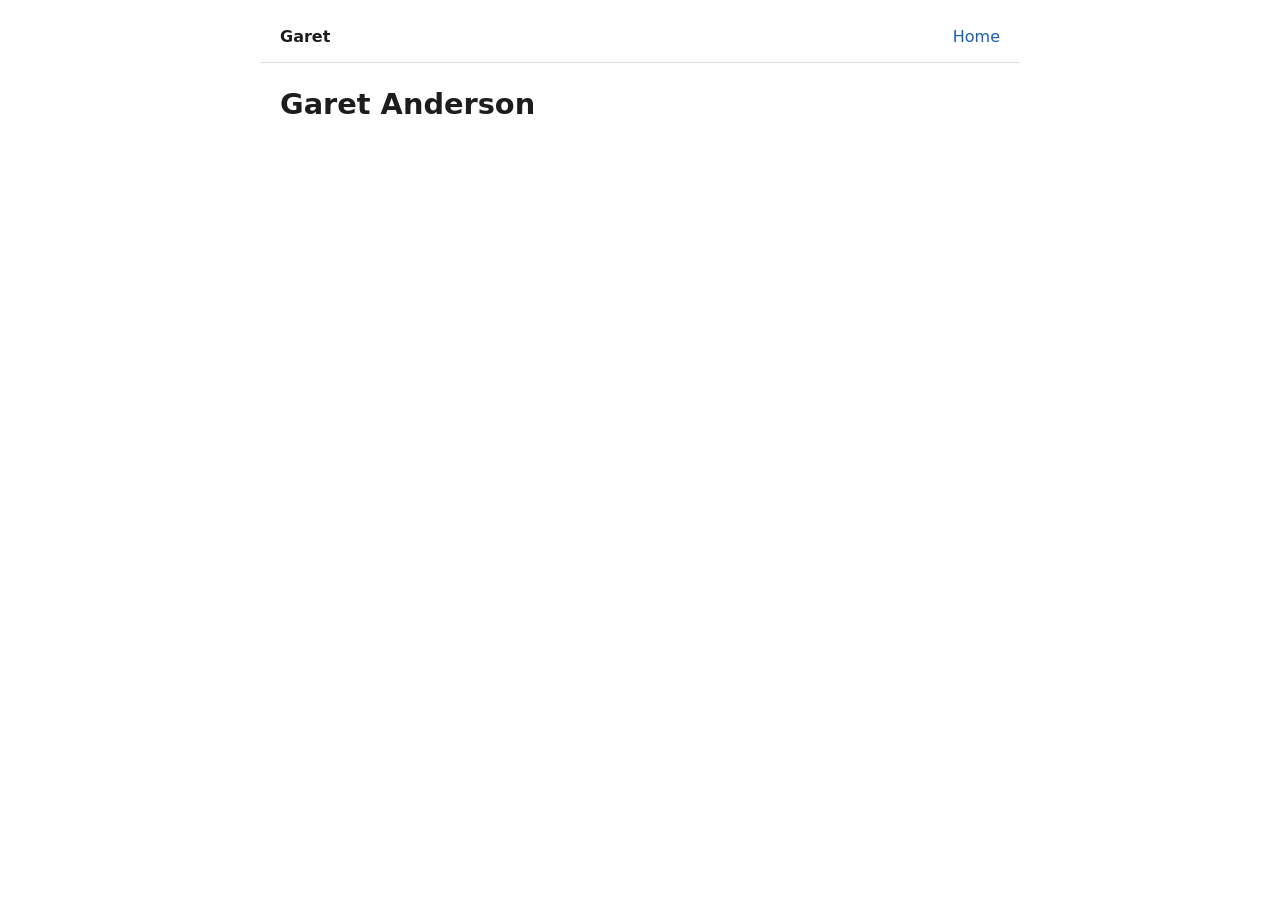
<file: index.html>
<!doctype html>
<html lang="en">
<head>
  <meta charset="utf-8">
  <meta name="viewport" content="width=device-width, initial-scale=1">
  <title>Garet - Home</title>
  <link rel="stylesheet" href="styles.css">
</head>
<body>
  <header>
    <a class="brand" href="./">Garet</a>
    <nav><a href="./">Home</a></nav>
  </header>
  <main>
    <h1>Garet Anderson</h1>
  </main>
</body>
</html>
</file>
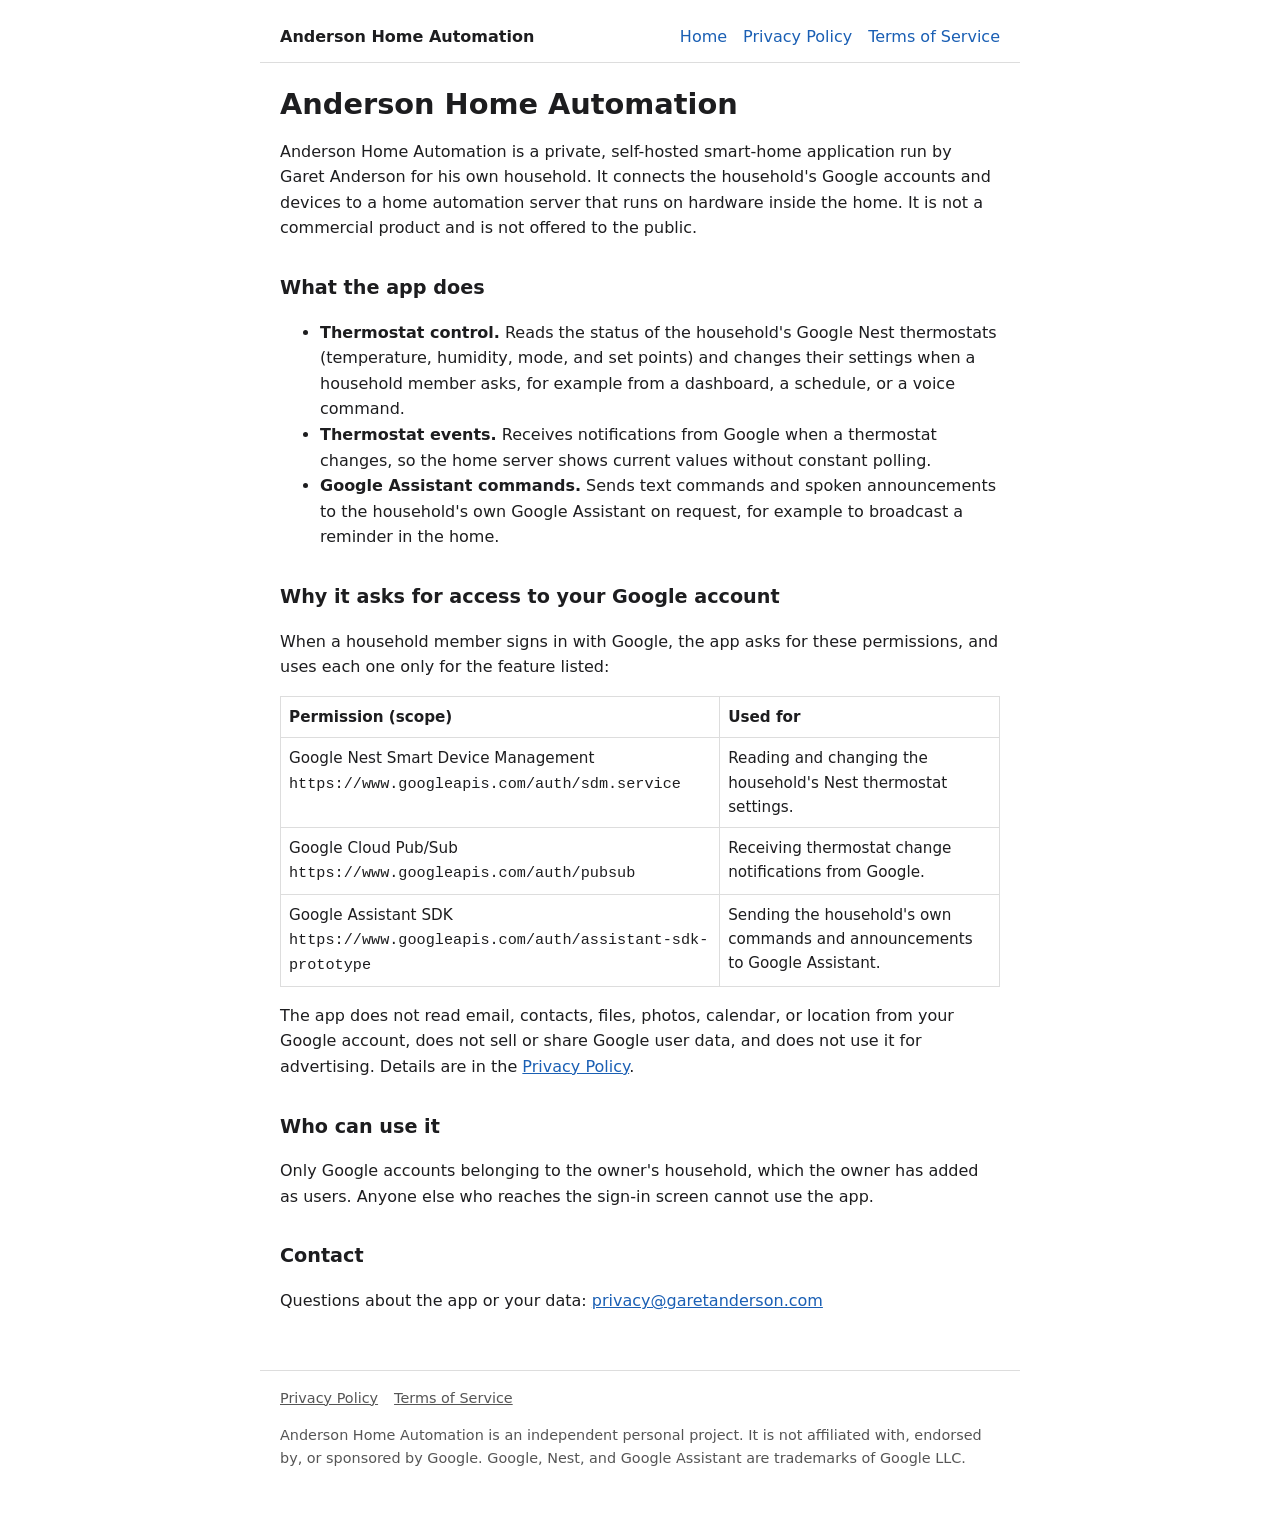
<file: apps/home-automation/index.html>
<!doctype html>
<html lang="en">
<head>
  <meta charset="utf-8">
  <meta name="viewport" content="width=device-width, initial-scale=1">
  <title>Anderson Home Automation</title>
  <meta name="description" content="Anderson Home Automation is a private, self-hosted smart-home controller that connects one household's Google Nest thermostats and Google Assistant to its own home automation server.">
  <meta name="robots" content="noindex, nofollow, noarchive">
  <link rel="stylesheet" href="../../styles.css">
</head>
<body>
  <header>
    <a class="brand" href="./">Anderson Home Automation</a>
    <nav><a href="./">Home</a><a href="privacy.html">Privacy Policy</a><a href="terms.html">Terms of Service</a></nav>
  </header>
  <main>
    <h1>Anderson Home Automation</h1>
    <p>Anderson Home Automation is a private, self-hosted smart-home application run by Garet Anderson
      for his own household. It connects the household's Google accounts and devices to a home automation
      server that runs on hardware inside the home. It is not a commercial product and is not offered to
      the public.</p>

    <h2>What the app does</h2>
    <ul>
      <li><strong>Thermostat control.</strong> Reads the status of the household's Google Nest thermostats
        (temperature, humidity, mode, and set points) and changes their settings when a household member
        asks, for example from a dashboard, a schedule, or a voice command.</li>
      <li><strong>Thermostat events.</strong> Receives notifications from Google when a thermostat changes,
        so the home server shows current values without constant polling.</li>
      <li><strong>Google Assistant commands.</strong> Sends text commands and spoken announcements to the
        household's own Google Assistant on request, for example to broadcast a reminder in the home.</li>
    </ul>

    <h2>Why it asks for access to your Google account</h2>
    <p>When a household member signs in with Google, the app asks for these permissions, and uses each one
      only for the feature listed:</p>
    <table>
      <tr><th>Permission (scope)</th><th>Used for</th></tr>
      <tr><td>Google Nest Smart Device Management<br><code>https://www.googleapis.com/auth/sdm.service</code></td>
        <td>Reading and changing the household's Nest thermostat settings.</td></tr>
      <tr><td>Google Cloud Pub/Sub<br><code>https://www.googleapis.com/auth/pubsub</code></td>
        <td>Receiving thermostat change notifications from Google.</td></tr>
      <tr><td>Google Assistant SDK<br><code>https://www.googleapis.com/auth/assistant-sdk-prototype</code></td>
        <td>Sending the household's own commands and announcements to Google Assistant.</td></tr>
    </table>
    <p>The app does not read email, contacts, files, photos, calendar, or location from your Google account,
      does not sell or share Google user data, and does not use it for advertising. Details are in the
      <a href="privacy.html">Privacy Policy</a>.</p>

    <h2>Who can use it</h2>
    <p>Only Google accounts belonging to the owner's household, which the owner has added as users. Anyone
      else who reaches the sign-in screen cannot use the app.</p>

    <h2>Contact</h2>
    <p>Questions about the app or your data: <a href="mailto:privacy@garetanderson.com">privacy@garetanderson.com</a></p>
  </main>
  <footer>
    <a href="privacy.html">Privacy Policy</a><a href="terms.html">Terms of Service</a>
    <p>Anderson Home Automation is an independent personal project. It is not affiliated with, endorsed by,
      or sponsored by Google. Google, Nest, and Google Assistant are trademarks of Google LLC.</p>
  </footer>
</body>
</html>
</file>
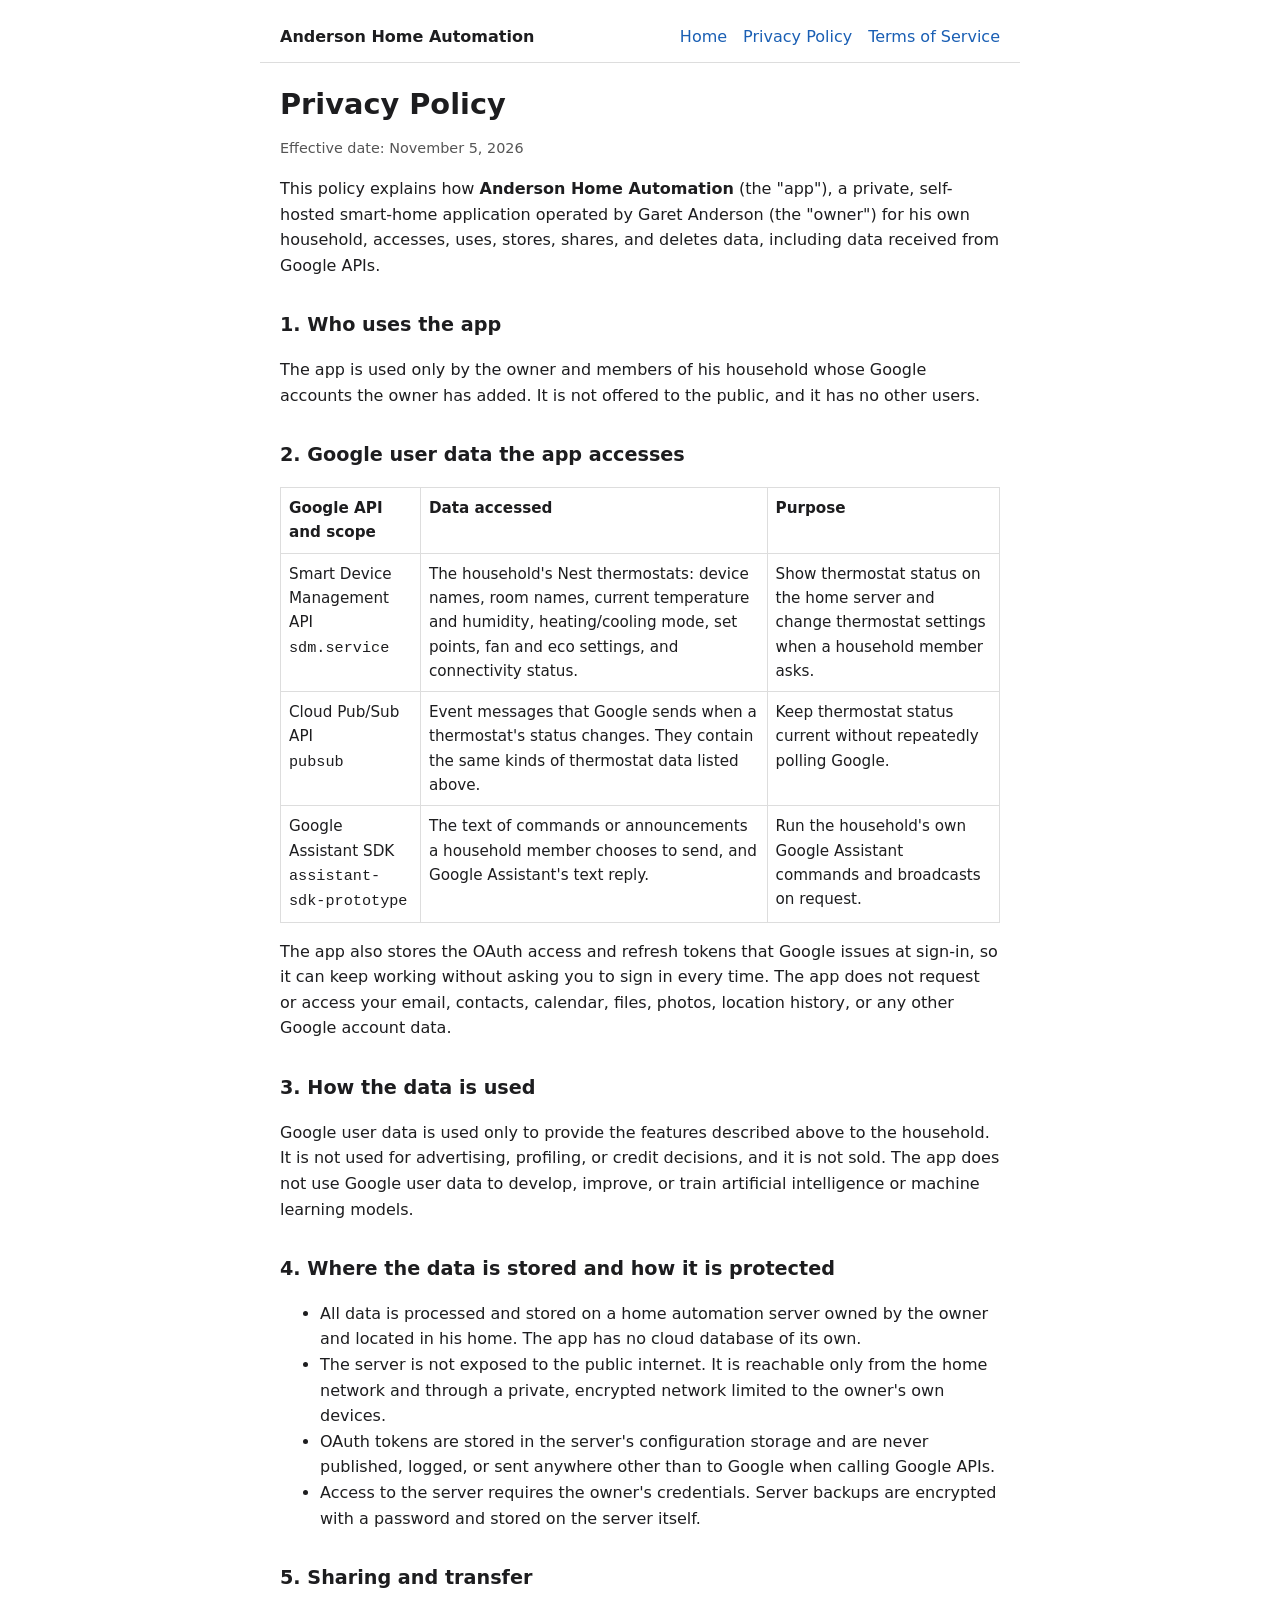
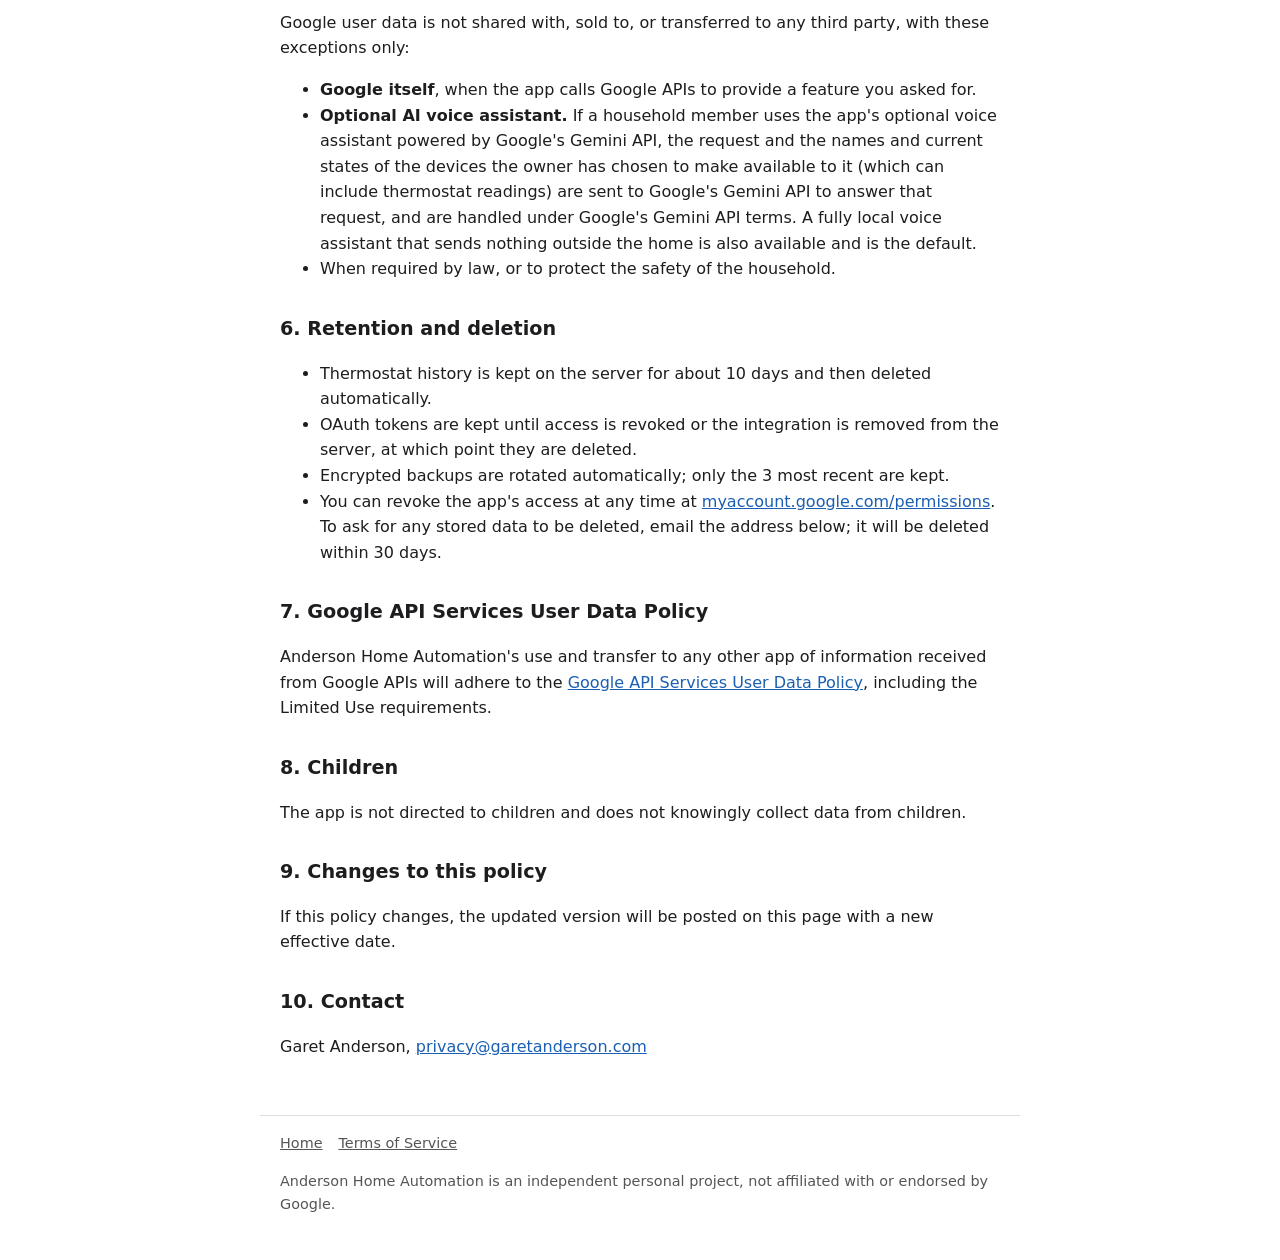
<file: privacy.html>
<!doctype html>
<html lang="en">
<head>
  <meta charset="utf-8">
  <meta name="viewport" content="width=device-width, initial-scale=1">
  <title>Privacy Policy | Anderson Home Automation</title>
  <meta name="description" content="How Anderson Home Automation collects, uses, stores, and deletes Google user data.">
  <link rel="stylesheet" href="styles.css">
</head>
<body>
  <header>
    <a class="brand" href="./">Anderson Home Automation</a>
    <nav><a href="./">Home</a><a href="privacy.html">Privacy Policy</a><a href="terms.html">Terms of Service</a></nav>
  </header>
  <main>
    <h1>Privacy Policy</h1>
    <p class="muted">Effective date: November 5, 2026</p>

    <p>This policy explains how <strong>Anderson Home Automation</strong> (the "app"), a private,
      self-hosted smart-home application operated by Garet Anderson (the "owner") for his own household,
      accesses, uses, stores, shares, and deletes data, including data received from Google APIs.</p>

    <h2>1. Who uses the app</h2>
    <p>The app is used only by the owner and members of his household whose Google accounts the owner has
      added. It is not offered to the public, and it has no other users.</p>

    <h2>2. Google user data the app accesses</h2>
    <table>
      <tr><th>Google API and scope</th><th>Data accessed</th><th>Purpose</th></tr>
      <tr><td>Smart Device Management API<br><code>sdm.service</code></td>
        <td>The household's Nest thermostats: device names, room names, current temperature and humidity,
          heating/cooling mode, set points, fan and eco settings, and connectivity status.</td>
        <td>Show thermostat status on the home server and change thermostat settings when a household
          member asks.</td></tr>
      <tr><td>Cloud Pub/Sub API<br><code>pubsub</code></td>
        <td>Event messages that Google sends when a thermostat's status changes. They contain the same
          kinds of thermostat data listed above.</td>
        <td>Keep thermostat status current without repeatedly polling Google.</td></tr>
      <tr><td>Google Assistant SDK<br><code>assistant-sdk-prototype</code></td>
        <td>The text of commands or announcements a household member chooses to send, and Google
          Assistant's text reply.</td>
        <td>Run the household's own Google Assistant commands and broadcasts on request.</td></tr>
    </table>
    <p>The app also stores the OAuth access and refresh tokens that Google issues at sign-in, so it can keep
      working without asking you to sign in every time. The app does not request or access your email,
      contacts, calendar, files, photos, location history, or any other Google account data.</p>

    <h2>3. How the data is used</h2>
    <p>Google user data is used only to provide the features described above to the household. It is not
      used for advertising, profiling, or credit decisions, and it is not sold. The app does not use Google
      user data to develop, improve, or train artificial intelligence or machine learning models.</p>

    <h2>4. Where the data is stored and how it is protected</h2>
    <ul>
      <li>All data is processed and stored on a home automation server owned by the owner and located in
        his home. The app has no cloud database of its own.</li>
      <li>The server is not exposed to the public internet. It is reachable only from the home network and
        through a private, encrypted network limited to the owner's own devices.</li>
      <li>OAuth tokens are stored in the server's configuration storage and are never published, logged, or
        sent anywhere other than to Google when calling Google APIs.</li>
      <li>Access to the server requires the owner's credentials. Server backups are encrypted with a
        password and stored on the server itself.</li>
    </ul>

    <h2>5. Sharing and transfer</h2>
    <p>Google user data is not shared with, sold to, or transferred to any third party, with these
      exceptions only:</p>
    <ul>
      <li><strong>Google itself</strong>, when the app calls Google APIs to provide a feature you asked for.</li>
      <li><strong>Optional AI voice assistant.</strong> If a household member uses the app's optional voice
        assistant powered by Google's Gemini API, the request and the names and current states of the
        devices the owner has chosen to make available to it (which can include thermostat readings) are
        sent to Google's Gemini API to answer that request, and are handled under Google's Gemini API terms.
        A fully local voice assistant that sends nothing outside the home is also available and is the
        default.</li>
      <li>When required by law, or to protect the safety of the household.</li>
    </ul>

    <h2>6. Retention and deletion</h2>
    <ul>
      <li>Thermostat history is kept on the server for about 10 days and then deleted automatically.</li>
      <li>OAuth tokens are kept until access is revoked or the integration is removed from the server, at
        which point they are deleted.</li>
      <li>Encrypted backups are rotated automatically; only the 3 most recent are kept.</li>
      <li>You can revoke the app's access at any time at
        <a href="https://myaccount.google.com/permissions">myaccount.google.com/permissions</a>. To ask for
        any stored data to be deleted, email the address below; it will be deleted within 30 days.</li>
    </ul>

    <h2>7. Google API Services User Data Policy</h2>
    <p>Anderson Home Automation's use and transfer to any other app of information received from Google APIs
      will adhere to the
      <a href="https://developers.google.com/terms/api-services-user-data-policy">Google API Services User Data Policy</a>,
      including the Limited Use requirements.</p>

    <h2>8. Children</h2>
    <p>The app is not directed to children and does not knowingly collect data from children.</p>

    <h2>9. Changes to this policy</h2>
    <p>If this policy changes, the updated version will be posted on this page with a new effective date.</p>

    <h2>10. Contact</h2>
    <p>Garet Anderson, <a href="mailto:privacy@garetanderson.com">privacy@garetanderson.com</a></p>
  </main>
  <footer>
    <a href="./">Home</a><a href="terms.html">Terms of Service</a>
    <p>Anderson Home Automation is an independent personal project, not affiliated with or endorsed by Google.</p>
  </footer>
</body>
</html>
</file>
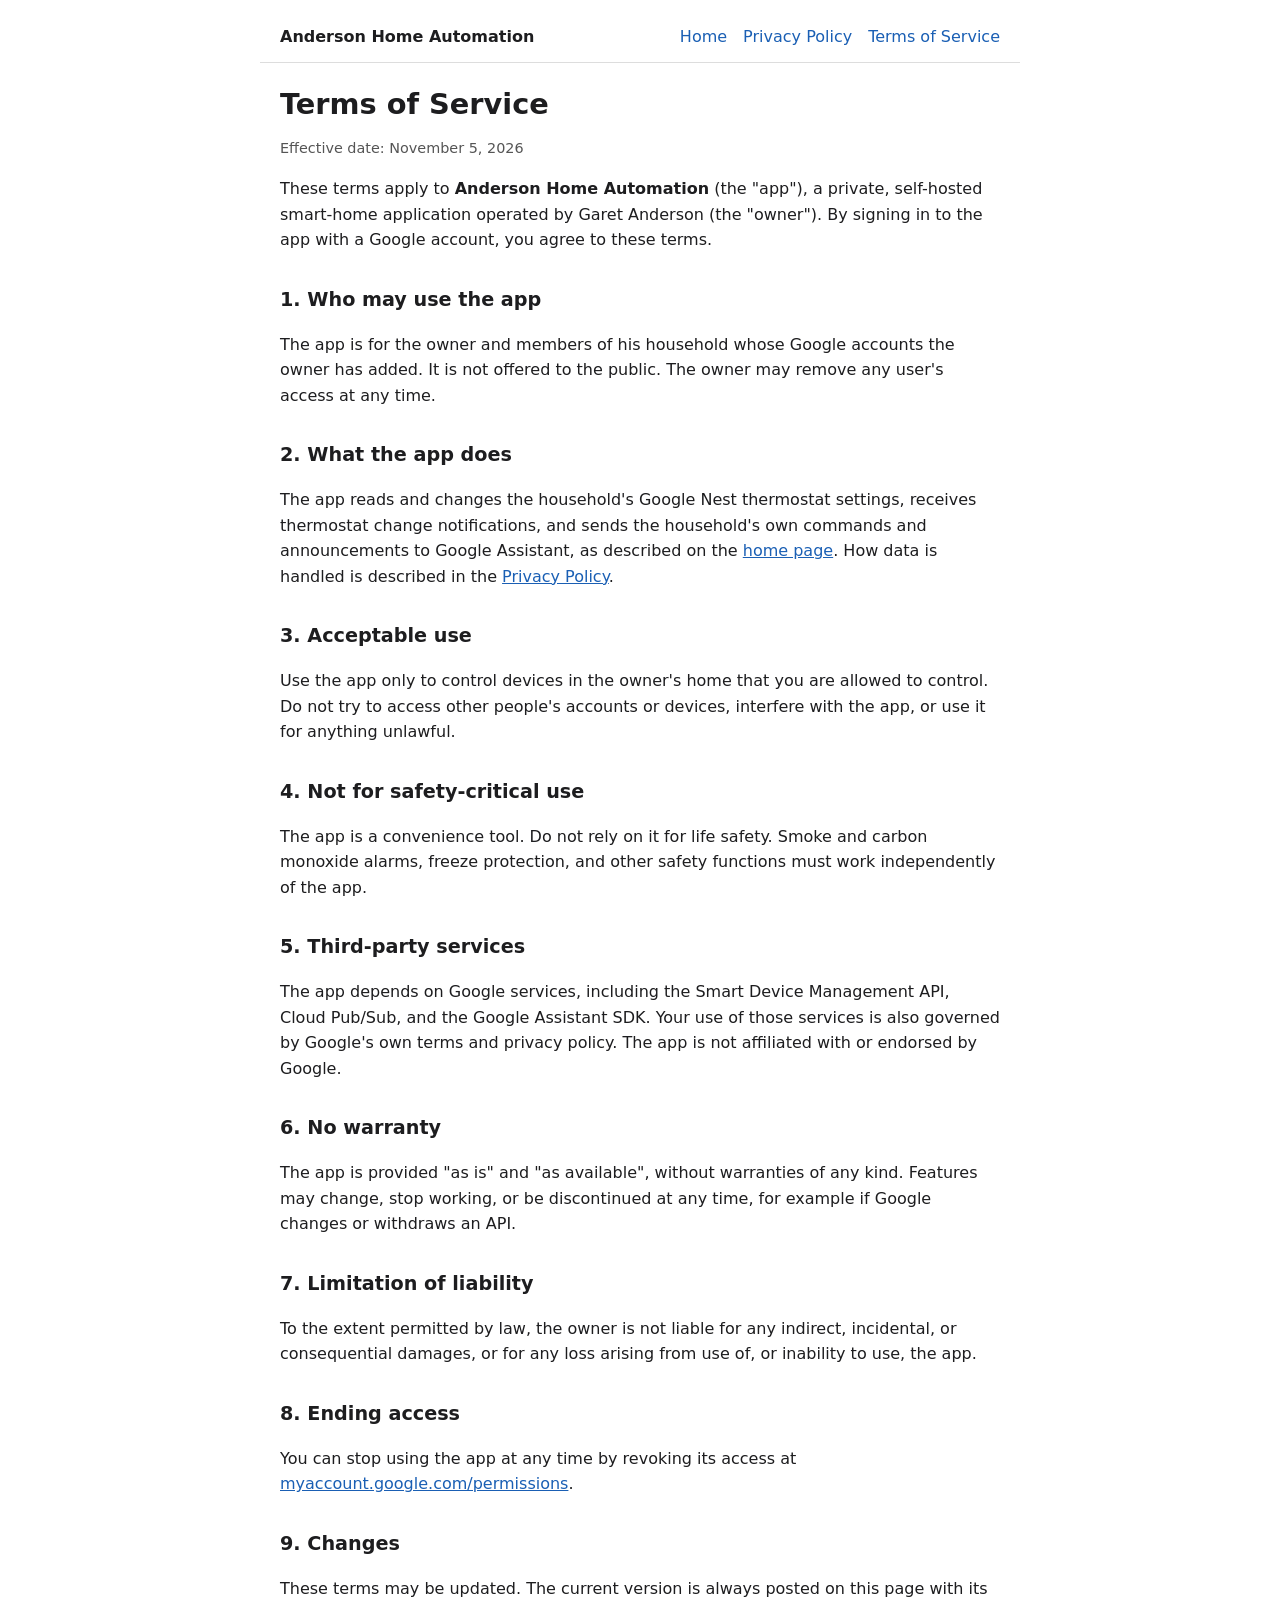
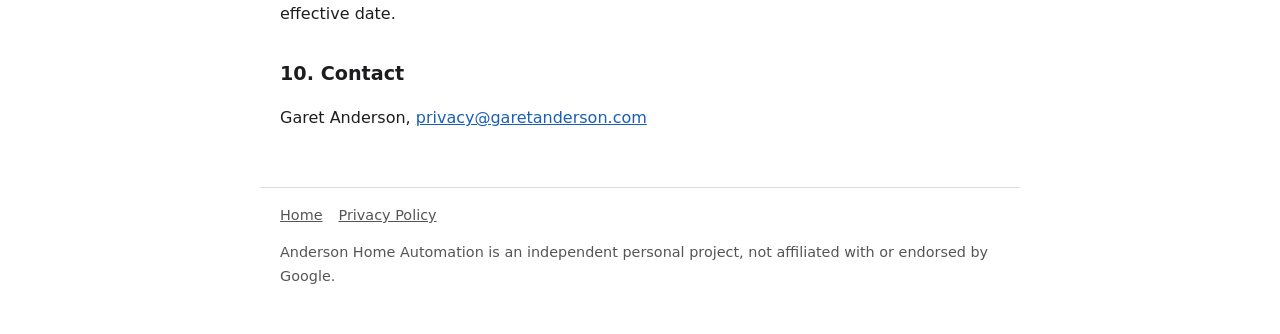
<file: terms.html>
<!doctype html>
<html lang="en">
<head>
  <meta charset="utf-8">
  <meta name="viewport" content="width=device-width, initial-scale=1">
  <title>Terms of Service | Anderson Home Automation</title>
  <meta name="description" content="Terms of Service for Anderson Home Automation.">
  <link rel="stylesheet" href="styles.css">
</head>
<body>
  <header>
    <a class="brand" href="./">Anderson Home Automation</a>
    <nav><a href="./">Home</a><a href="privacy.html">Privacy Policy</a><a href="terms.html">Terms of Service</a></nav>
  </header>
  <main>
    <h1>Terms of Service</h1>
    <p class="muted">Effective date: November 5, 2026</p>

    <p>These terms apply to <strong>Anderson Home Automation</strong> (the "app"), a private, self-hosted
      smart-home application operated by Garet Anderson (the "owner"). By signing in to the app with a
      Google account, you agree to these terms.</p>

    <h2>1. Who may use the app</h2>
    <p>The app is for the owner and members of his household whose Google accounts the owner has added. It
      is not offered to the public. The owner may remove any user's access at any time.</p>

    <h2>2. What the app does</h2>
    <p>The app reads and changes the household's Google Nest thermostat settings, receives thermostat change
      notifications, and sends the household's own commands and announcements to Google Assistant, as
      described on the <a href="./">home page</a>. How data is handled is described in the
      <a href="privacy.html">Privacy Policy</a>.</p>

    <h2>3. Acceptable use</h2>
    <p>Use the app only to control devices in the owner's home that you are allowed to control. Do not try to
      access other people's accounts or devices, interfere with the app, or use it for anything unlawful.</p>

    <h2>4. Not for safety-critical use</h2>
    <p>The app is a convenience tool. Do not rely on it for life safety. Smoke and carbon monoxide alarms,
      freeze protection, and other safety functions must work independently of the app.</p>

    <h2>5. Third-party services</h2>
    <p>The app depends on Google services, including the Smart Device Management API, Cloud Pub/Sub, and the
      Google Assistant SDK. Your use of those services is also governed by Google's own terms and privacy
      policy. The app is not affiliated with or endorsed by Google.</p>

    <h2>6. No warranty</h2>
    <p>The app is provided "as is" and "as available", without warranties of any kind. Features may change,
      stop working, or be discontinued at any time, for example if Google changes or withdraws an API.</p>

    <h2>7. Limitation of liability</h2>
    <p>To the extent permitted by law, the owner is not liable for any indirect, incidental, or consequential
      damages, or for any loss arising from use of, or inability to use, the app.</p>

    <h2>8. Ending access</h2>
    <p>You can stop using the app at any time by revoking its access at
      <a href="https://myaccount.google.com/permissions">myaccount.google.com/permissions</a>.</p>

    <h2>9. Changes</h2>
    <p>These terms may be updated. The current version is always posted on this page with its effective date.</p>

    <h2>10. Contact</h2>
    <p>Garet Anderson, <a href="mailto:privacy@garetanderson.com">privacy@garetanderson.com</a></p>
  </main>
  <footer>
    <a href="./">Home</a><a href="privacy.html">Privacy Policy</a>
    <p>Anderson Home Automation is an independent personal project, not affiliated with or endorsed by Google.</p>
  </footer>
</body>
</html>
</file>
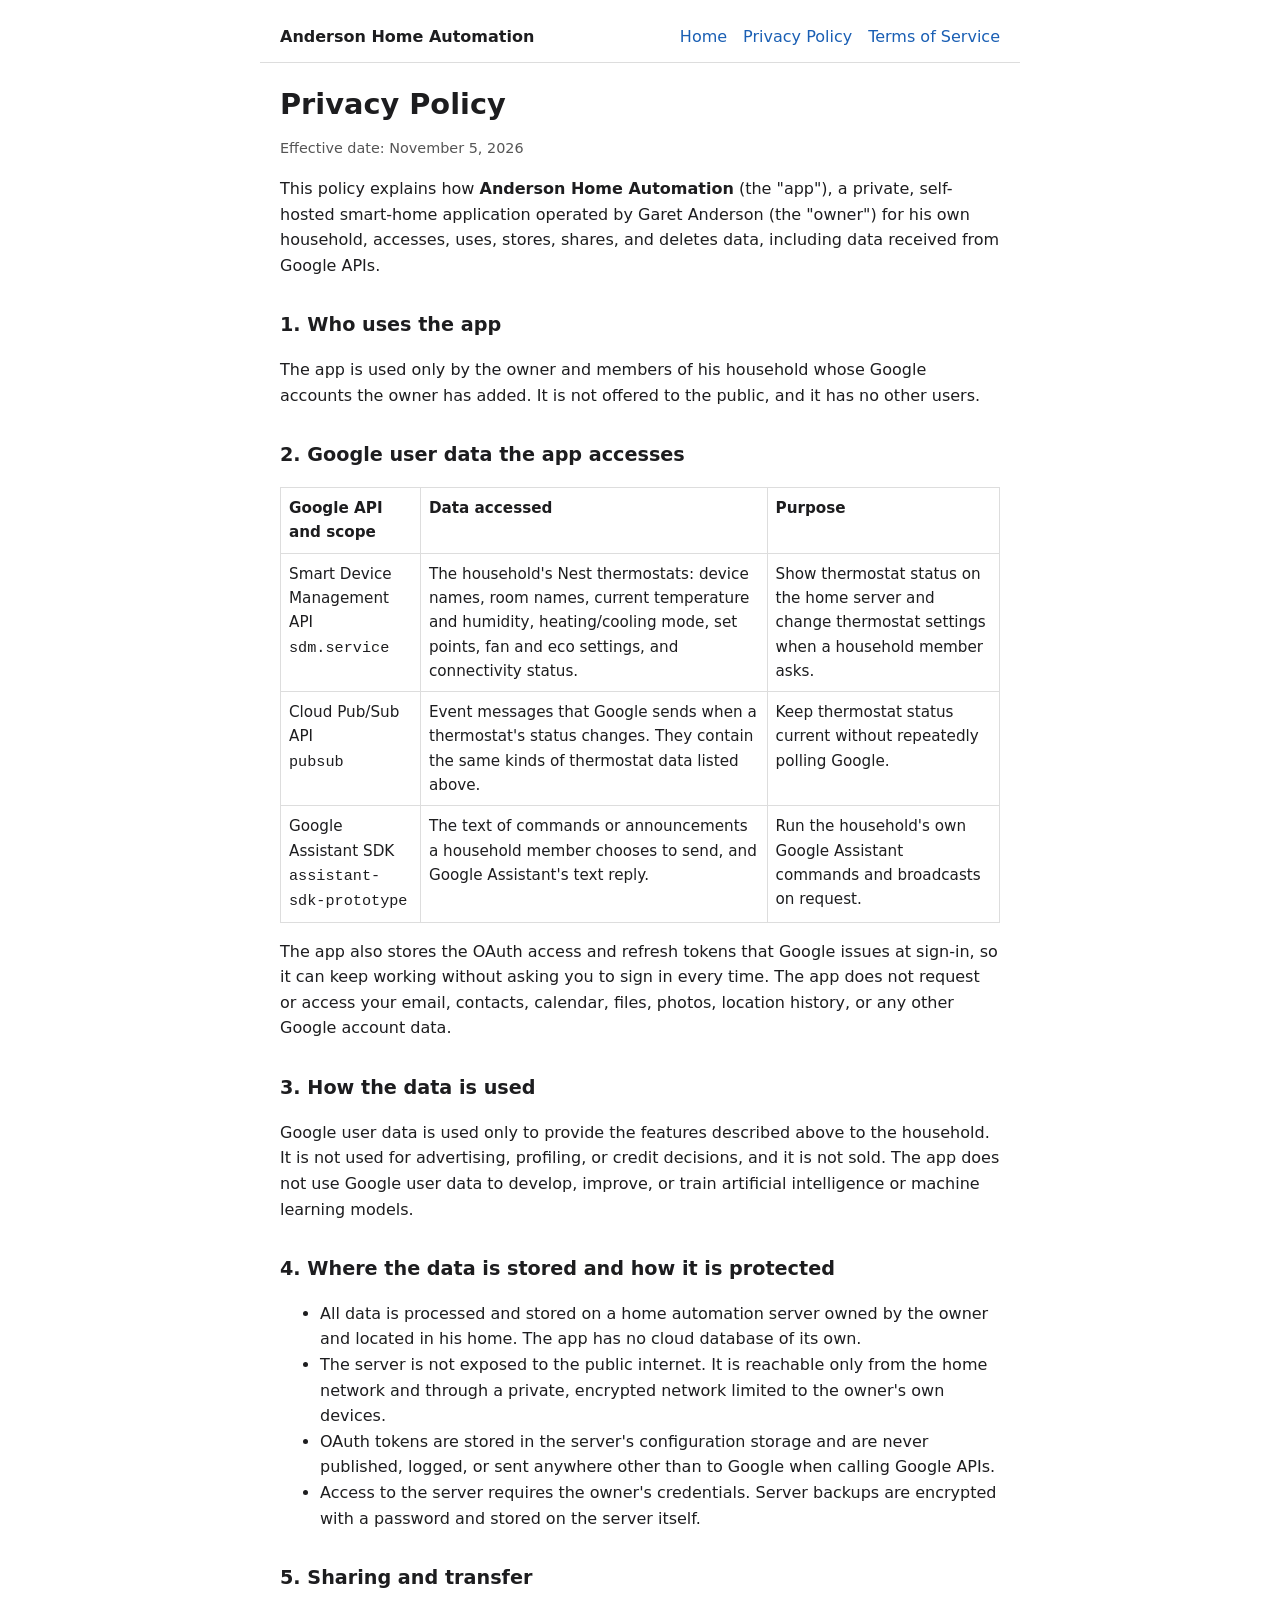
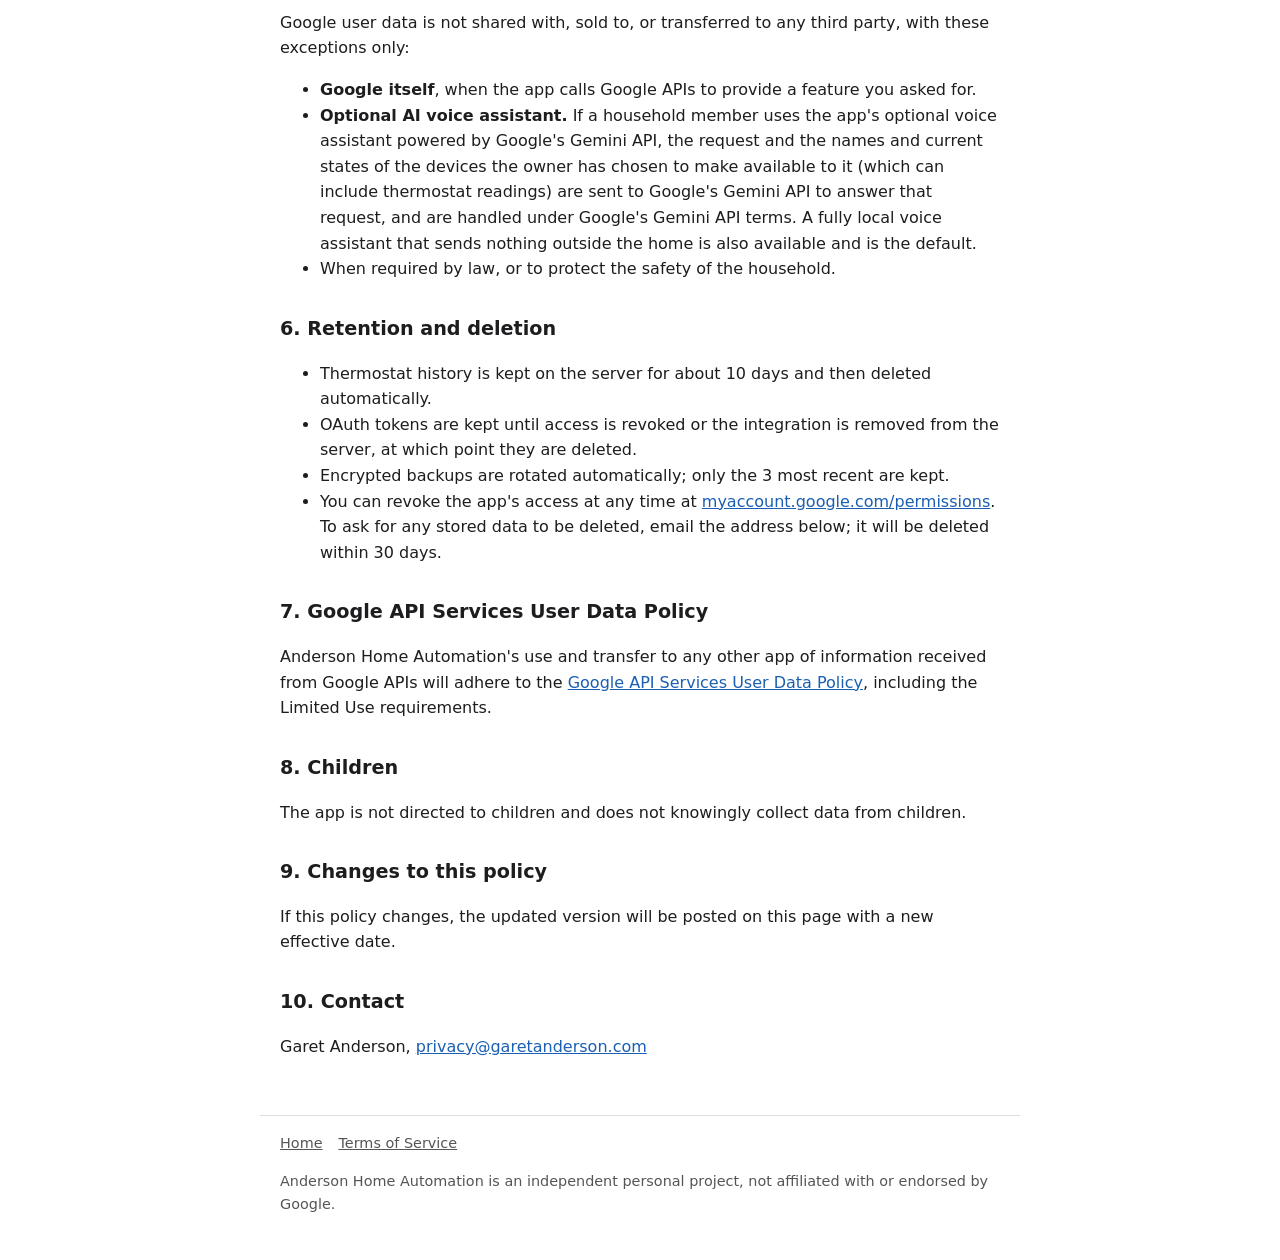
<file: apps/home-automation/privacy.html>
<!doctype html>
<html lang="en">
<head>
  <meta charset="utf-8">
  <meta name="viewport" content="width=device-width, initial-scale=1">
  <title>Privacy Policy | Anderson Home Automation</title>
  <meta name="description" content="How Anderson Home Automation collects, uses, stores, and deletes Google user data.">
  <meta name="robots" content="noindex, nofollow, noarchive">
  <link rel="stylesheet" href="../../styles.css">
</head>
<body>
  <header>
    <a class="brand" href="./">Anderson Home Automation</a>
    <nav><a href="./">Home</a><a href="privacy.html">Privacy Policy</a><a href="terms.html">Terms of Service</a></nav>
  </header>
  <main>
    <h1>Privacy Policy</h1>
    <p class="muted">Effective date: November 5, 2026</p>

    <p>This policy explains how <strong>Anderson Home Automation</strong> (the "app"), a private,
      self-hosted smart-home application operated by Garet Anderson (the "owner") for his own household,
      accesses, uses, stores, shares, and deletes data, including data received from Google APIs.</p>

    <h2>1. Who uses the app</h2>
    <p>The app is used only by the owner and members of his household whose Google accounts the owner has
      added. It is not offered to the public, and it has no other users.</p>

    <h2>2. Google user data the app accesses</h2>
    <table>
      <tr><th>Google API and scope</th><th>Data accessed</th><th>Purpose</th></tr>
      <tr><td>Smart Device Management API<br><code>sdm.service</code></td>
        <td>The household's Nest thermostats: device names, room names, current temperature and humidity,
          heating/cooling mode, set points, fan and eco settings, and connectivity status.</td>
        <td>Show thermostat status on the home server and change thermostat settings when a household
          member asks.</td></tr>
      <tr><td>Cloud Pub/Sub API<br><code>pubsub</code></td>
        <td>Event messages that Google sends when a thermostat's status changes. They contain the same
          kinds of thermostat data listed above.</td>
        <td>Keep thermostat status current without repeatedly polling Google.</td></tr>
      <tr><td>Google Assistant SDK<br><code>assistant-sdk-prototype</code></td>
        <td>The text of commands or announcements a household member chooses to send, and Google
          Assistant's text reply.</td>
        <td>Run the household's own Google Assistant commands and broadcasts on request.</td></tr>
    </table>
    <p>The app also stores the OAuth access and refresh tokens that Google issues at sign-in, so it can keep
      working without asking you to sign in every time. The app does not request or access your email,
      contacts, calendar, files, photos, location history, or any other Google account data.</p>

    <h2>3. How the data is used</h2>
    <p>Google user data is used only to provide the features described above to the household. It is not
      used for advertising, profiling, or credit decisions, and it is not sold. The app does not use Google
      user data to develop, improve, or train artificial intelligence or machine learning models.</p>

    <h2>4. Where the data is stored and how it is protected</h2>
    <ul>
      <li>All data is processed and stored on a home automation server owned by the owner and located in
        his home. The app has no cloud database of its own.</li>
      <li>The server is not exposed to the public internet. It is reachable only from the home network and
        through a private, encrypted network limited to the owner's own devices.</li>
      <li>OAuth tokens are stored in the server's configuration storage and are never published, logged, or
        sent anywhere other than to Google when calling Google APIs.</li>
      <li>Access to the server requires the owner's credentials. Server backups are encrypted with a
        password and stored on the server itself.</li>
    </ul>

    <h2>5. Sharing and transfer</h2>
    <p>Google user data is not shared with, sold to, or transferred to any third party, with these
      exceptions only:</p>
    <ul>
      <li><strong>Google itself</strong>, when the app calls Google APIs to provide a feature you asked for.</li>
      <li><strong>Optional AI voice assistant.</strong> If a household member uses the app's optional voice
        assistant powered by Google's Gemini API, the request and the names and current states of the
        devices the owner has chosen to make available to it (which can include thermostat readings) are
        sent to Google's Gemini API to answer that request, and are handled under Google's Gemini API terms.
        A fully local voice assistant that sends nothing outside the home is also available and is the
        default.</li>
      <li>When required by law, or to protect the safety of the household.</li>
    </ul>

    <h2>6. Retention and deletion</h2>
    <ul>
      <li>Thermostat history is kept on the server for about 10 days and then deleted automatically.</li>
      <li>OAuth tokens are kept until access is revoked or the integration is removed from the server, at
        which point they are deleted.</li>
      <li>Encrypted backups are rotated automatically; only the 3 most recent are kept.</li>
      <li>You can revoke the app's access at any time at
        <a href="https://myaccount.google.com/permissions">myaccount.google.com/permissions</a>. To ask for
        any stored data to be deleted, email the address below; it will be deleted within 30 days.</li>
    </ul>

    <h2>7. Google API Services User Data Policy</h2>
    <p>Anderson Home Automation's use and transfer to any other app of information received from Google APIs
      will adhere to the
      <a href="https://developers.google.com/terms/api-services-user-data-policy">Google API Services User Data Policy</a>,
      including the Limited Use requirements.</p>

    <h2>8. Children</h2>
    <p>The app is not directed to children and does not knowingly collect data from children.</p>

    <h2>9. Changes to this policy</h2>
    <p>If this policy changes, the updated version will be posted on this page with a new effective date.</p>

    <h2>10. Contact</h2>
    <p>Garet Anderson, <a href="mailto:privacy@garetanderson.com">privacy@garetanderson.com</a></p>
  </main>
  <footer>
    <a href="./">Home</a><a href="terms.html">Terms of Service</a>
    <p>Anderson Home Automation is an independent personal project, not affiliated with or endorsed by Google.</p>
  </footer>
</body>
</html>
</file>
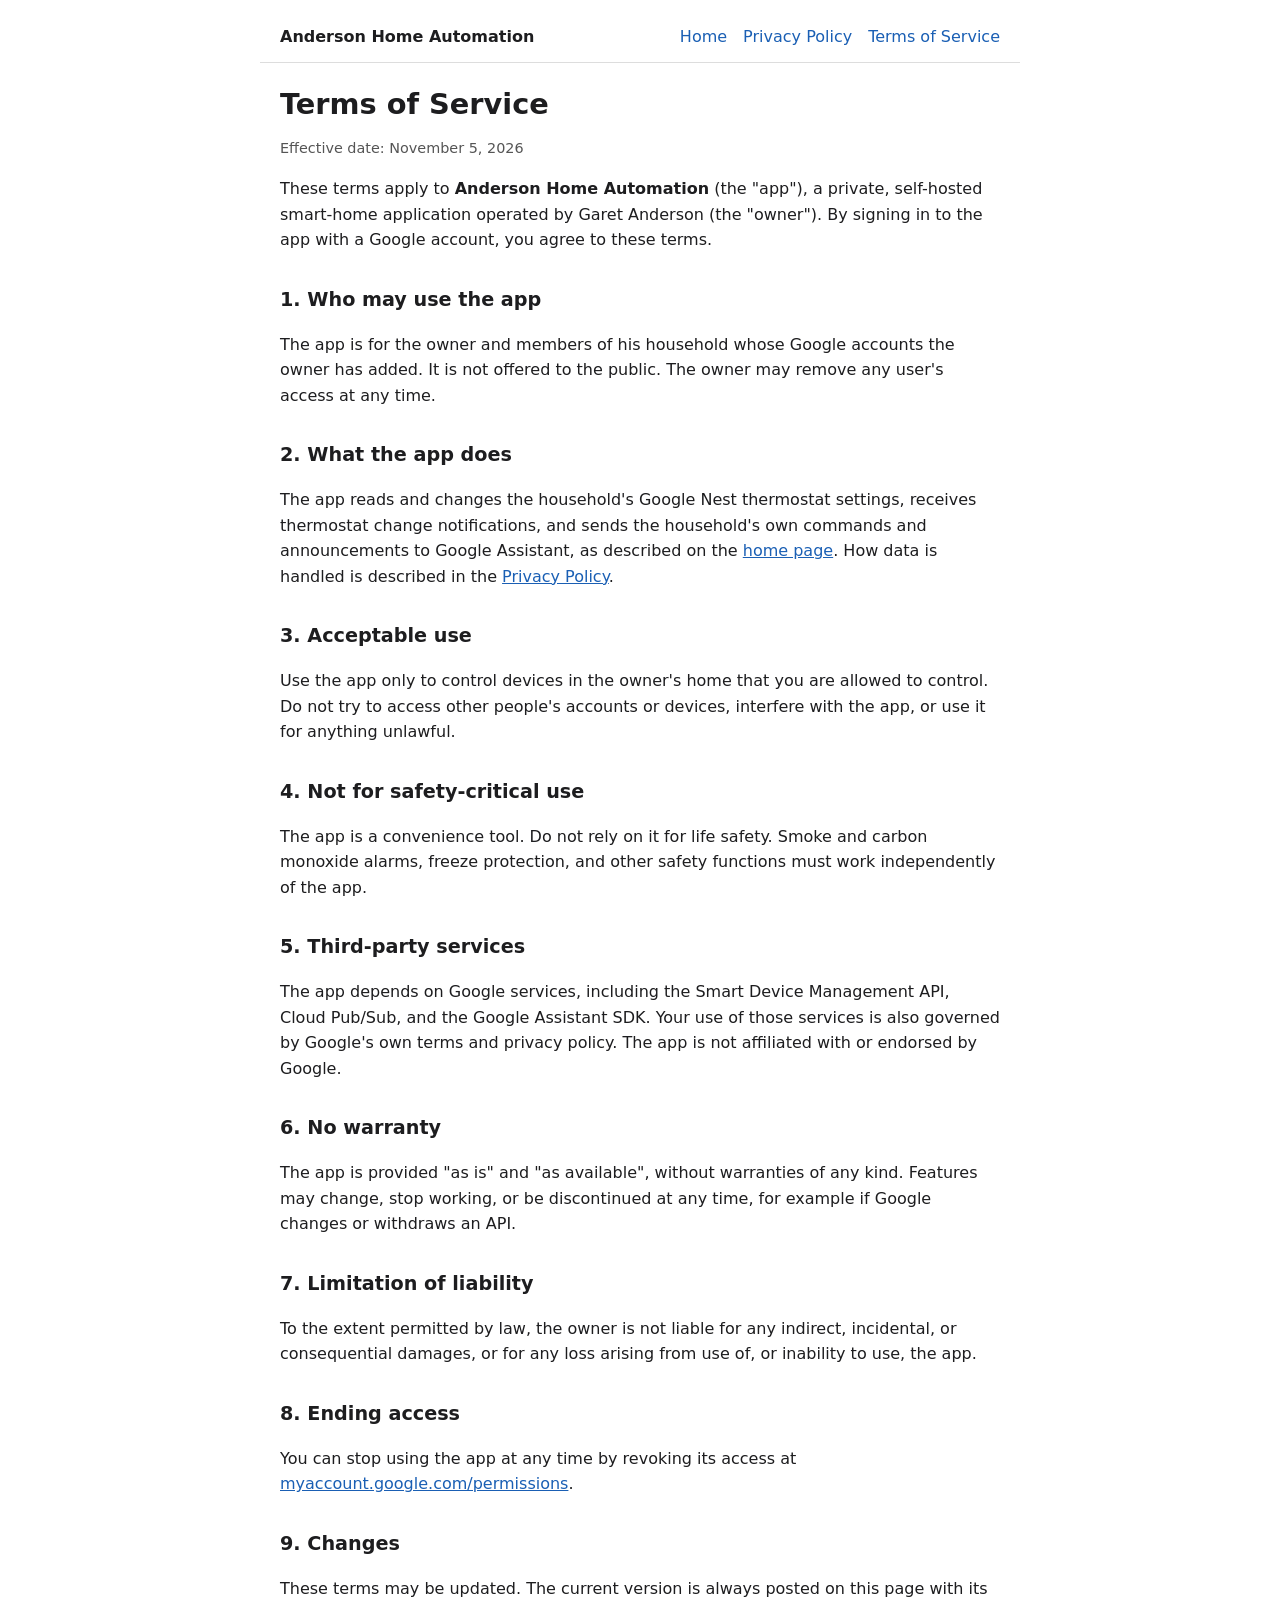
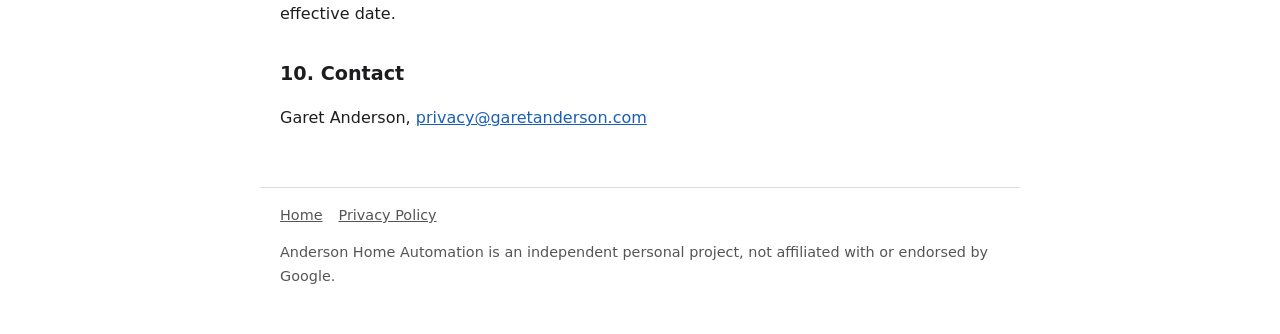
<file: apps/home-automation/terms.html>
<!doctype html>
<html lang="en">
<head>
  <meta charset="utf-8">
  <meta name="viewport" content="width=device-width, initial-scale=1">
  <title>Terms of Service | Anderson Home Automation</title>
  <meta name="description" content="Terms of Service for Anderson Home Automation.">
  <meta name="robots" content="noindex, nofollow, noarchive">
  <link rel="stylesheet" href="../../styles.css">
</head>
<body>
  <header>
    <a class="brand" href="./">Anderson Home Automation</a>
    <nav><a href="./">Home</a><a href="privacy.html">Privacy Policy</a><a href="terms.html">Terms of Service</a></nav>
  </header>
  <main>
    <h1>Terms of Service</h1>
    <p class="muted">Effective date: November 5, 2026</p>

    <p>These terms apply to <strong>Anderson Home Automation</strong> (the "app"), a private, self-hosted
      smart-home application operated by Garet Anderson (the "owner"). By signing in to the app with a
      Google account, you agree to these terms.</p>

    <h2>1. Who may use the app</h2>
    <p>The app is for the owner and members of his household whose Google accounts the owner has added. It
      is not offered to the public. The owner may remove any user's access at any time.</p>

    <h2>2. What the app does</h2>
    <p>The app reads and changes the household's Google Nest thermostat settings, receives thermostat change
      notifications, and sends the household's own commands and announcements to Google Assistant, as
      described on the <a href="./">home page</a>. How data is handled is described in the
      <a href="privacy.html">Privacy Policy</a>.</p>

    <h2>3. Acceptable use</h2>
    <p>Use the app only to control devices in the owner's home that you are allowed to control. Do not try to
      access other people's accounts or devices, interfere with the app, or use it for anything unlawful.</p>

    <h2>4. Not for safety-critical use</h2>
    <p>The app is a convenience tool. Do not rely on it for life safety. Smoke and carbon monoxide alarms,
      freeze protection, and other safety functions must work independently of the app.</p>

    <h2>5. Third-party services</h2>
    <p>The app depends on Google services, including the Smart Device Management API, Cloud Pub/Sub, and the
      Google Assistant SDK. Your use of those services is also governed by Google's own terms and privacy
      policy. The app is not affiliated with or endorsed by Google.</p>

    <h2>6. No warranty</h2>
    <p>The app is provided "as is" and "as available", without warranties of any kind. Features may change,
      stop working, or be discontinued at any time, for example if Google changes or withdraws an API.</p>

    <h2>7. Limitation of liability</h2>
    <p>To the extent permitted by law, the owner is not liable for any indirect, incidental, or consequential
      damages, or for any loss arising from use of, or inability to use, the app.</p>

    <h2>8. Ending access</h2>
    <p>You can stop using the app at any time by revoking its access at
      <a href="https://myaccount.google.com/permissions">myaccount.google.com/permissions</a>.</p>

    <h2>9. Changes</h2>
    <p>These terms may be updated. The current version is always posted on this page with its effective date.</p>

    <h2>10. Contact</h2>
    <p>Garet Anderson, <a href="mailto:privacy@garetanderson.com">privacy@garetanderson.com</a></p>
  </main>
  <footer>
    <a href="./">Home</a><a href="privacy.html">Privacy Policy</a>
    <p>Anderson Home Automation is an independent personal project, not affiliated with or endorsed by Google.</p>
  </footer>
</body>
</html>
</file>
<file: styles.css>
:root { color-scheme: light dark; --fg:#1d1d1f; --muted:#555; --bg:#fff; --accent:#1a5fb4; --line:#ddd; }
@media (prefers-color-scheme: dark) { :root { --fg:#e8e8e8; --muted:#aaa; --bg:#141414; --accent:#78aeed; --line:#333; } }
* { box-sizing: border-box; }
body { margin:0; font:16px/1.6 system-ui, -apple-system, "Segoe UI", Roboto, sans-serif; color:var(--fg); background:var(--bg); }
header, main, footer { max-width: 760px; margin: 0 auto; padding: 0 20px; }
header { display:flex; flex-wrap:wrap; justify-content:space-between; align-items:center; gap:8px; padding-top:24px; padding-bottom:12px; border-bottom:1px solid var(--line); }
header .brand { font-weight:600; color:var(--fg); text-decoration:none; }
nav a { margin-left:16px; color:var(--accent); text-decoration:none; }
nav a:first-child { margin-left:0; }
main { padding-top:24px; padding-bottom:40px; }
h1 { font-size:1.8rem; line-height:1.25; margin:0 0 8px; }
h2 { font-size:1.2rem; margin-top:2rem; }
a { color:var(--accent); }
.muted { color:var(--muted); font-size:.9rem; }
table { border-collapse:collapse; width:100%; margin:12px 0; font-size:.95rem; }
th, td { border:1px solid var(--line); padding:8px; text-align:left; vertical-align:top; }
footer { border-top:1px solid var(--line); padding-top:16px; padding-bottom:32px; font-size:.9rem; color:var(--muted); }
footer a { color:var(--muted); margin-right:16px; }
</file>
